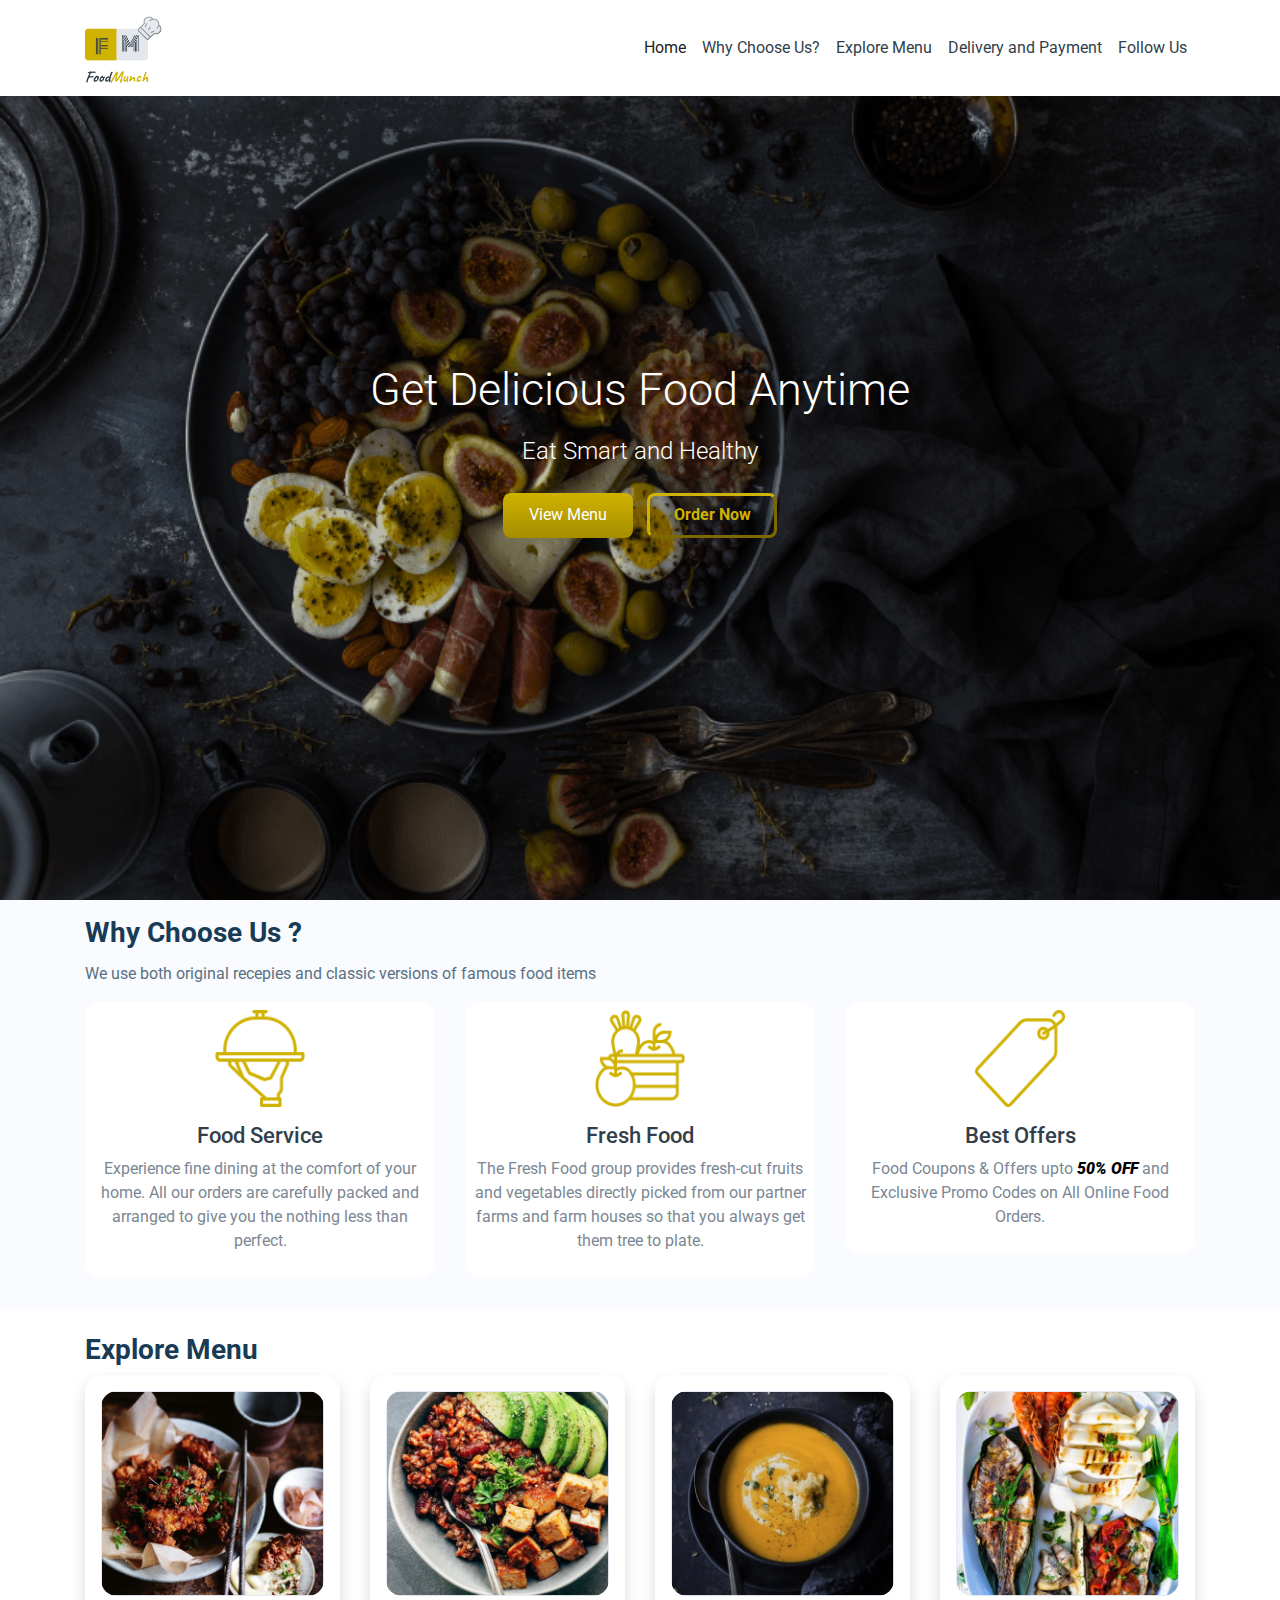
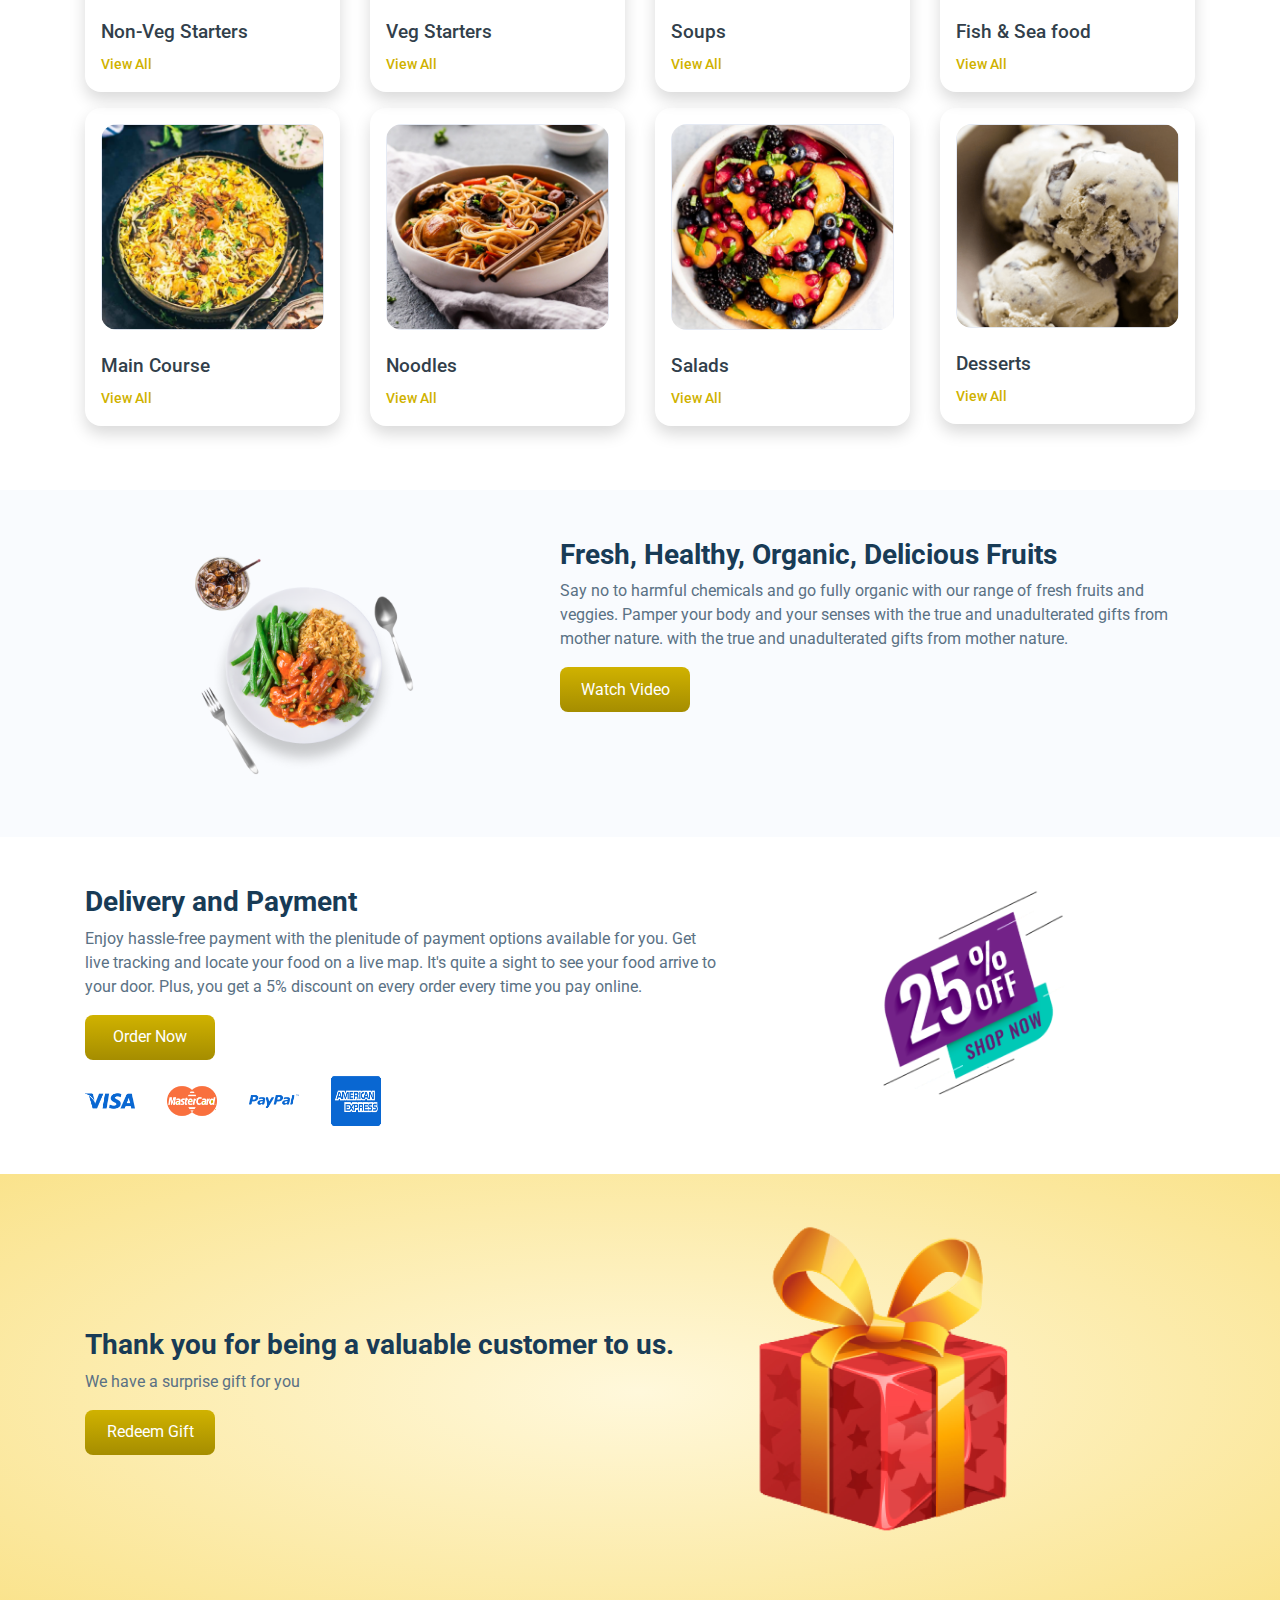
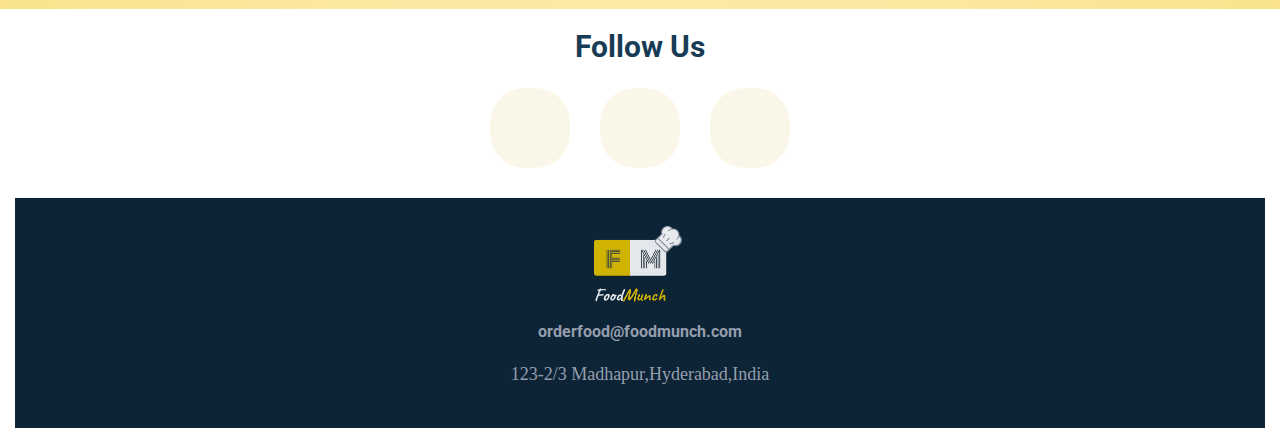
<file: index.html>
<!DOCTYPE html>
<html>

<head>
    <link rel="stylesheet" href="Foodmunch.css">
    <link rel="stylesheet" href="https://stackpath.bootstrapcdn.com/bootstrap/4.5.2/css/bootstrap.min.css" integrity="sha384-JcKb8q3iqJ61gNV9KGb8thSsNjpSL0n8PARn9HuZOnIxN0hoP+VmmDGMN5t9UJ0Z" crossorigin="anonymous" />
    <script src="https://code.jquery.com/jquery-3.5.1.slim.min.js" integrity="sha384-DfXdz2htPH0lsSSs5nCTpuj/zy4C+OGpamoFVy38MVBnE+IbbVYUew+OrCXaRkfj" crossorigin="anonymous"></script>
    <script src="https://cdn.jsdelivr.net/npm/popper.js@1.16.1/dist/umd/popper.min.js" integrity="sha384-9/reFTGAW83EW2RDu2S0VKaIzap3H66lZH81PoYlFhbGU+6BZp6G7niu735Sk7lN" crossorigin="anonymous"></script>
    <script src="https://stackpath.bootstrapcdn.com/bootstrap/4.5.2/js/bootstrap.min.js" integrity="sha384-B4gt1jrGC7Jh4AgTPSdUtOBvfO8shuf57BaghqFfPlYxofvL8/KUEfYiJOMMV+rV" crossorigin="anonymous"></script>
    <link rel="stylesheet" href="https://cdnjs.cloudflare.com/ajax/libs/font-awesome/6.6.0/css/all.min.css" integrity="sha512-Kc323vGBEqzTmouAECnVceyQqyqdsSiqLQISBL29aUW4U/M7pSPA/gEUZQqv1cwx4OnYxTxve5UMg5GT6L4JJg==" crossorigin="anonymous" referrerpolicy="no-referrer" />
</head>

<body>
    <nav class="navbar navbar-expand-lg navbar-light bg-white fixed-top">
        <div class="container">
            <a class="navbar-brand" href="#">
                <img src="food-munch-img.png" class="logo" />
            </a>
            <button class="navbar-toggler" type="button" data-toggle="collapse" data-target="#navbarNavAltMarkup" aria-controls="navbarNavAltMarkup" aria-expanded="false" aria-label="Toggle navigation">
                <span class="navbar-toggler-icon"></span>
            </button>
            <div class="collapse navbar-collapse" id="navbarNavAltMarkup">
                <div class="navbar-nav ml-auto">
                    <a class="nav-link active" id="#navitem1" href="#">Home <span class="sr-only">(current)</span></a>
                    <a class="nav-link" id="navitem2" href="#wcuSection">Why Choose Us?</a>
                    <a class="nav-link" id="navitem2" href="#menuSection">Explore Menu</a>
                    <a class="nav-link" id="navitem3" href="#deliveryPayment">Delivery and Payment</a>
                    <a class="nav-link" id="navitem4" href="#footerSection">Follow Us</a>

                </div>
            </div>
        </div>
    </nav>
    <div class="banner-section-bg-container  d-flex flex-column justify-content-center">
        <div class="banner-section-content text-center">
            <h1 class="banner-section-heading mb-3">Get Delicious Food Anytime</h1>
            <p class="banner-section-para mb-4">Eat Smart and Healthy</p>
            <button class="custom-button">View Menu</button>
            <button class="custom-outline-button">Order Now</button>
        </div>
    </div>
    <div class="wcu-section pt-2 pb-2" id="wcuSection">
        <div class="container">
            <div class="row">
                <div class="col-12">
                    <h1 class="wcu-heading pt-2 pb-1">Why Choose Us ?</h1>
                    <p class="wcu-para">We use both original recepies and classic versions of famous
                                          food items</p>
                </div>
                <div class="col-12 col-md-4">
                    <div class="wcu-card1 text-center p-2 mb-4">
                        <img src="food-serve.png" class="card1-img"/>
                        <h1 class="card1-title mt-3">Food Service</h1>
                        <p class="card1-desc">Experience fine dining at the comfort of your home. All our orders are carefully packed and arranged to give you the nothing less than perfect.</p>
                    </div>
                </div>
                <div class="col-12 col-md-4">
                    <div class="wcu-card1 text-center p-2 mb-4">
                        <img src="fruits-img.png" class="card1-img"/>
                        <h1 class="card1-title mt-3">Fresh Food</h1>
                        <p class="card1-desc"> The Fresh Food group provides fresh-cut fruits and vegetables
                directly picked from our partner farms and farm houses so that
                you always get them tree to plate.</p>
                    </div>
                </div>
                <div class="col-12 col-md-4">
                    <div class="wcu-card1 text-center p-2 mb-4">
                        <img src="offers-img.png" class="card1-img"/>
                        <h1 class="card1-title mt-3">Best Offers</h1>
                        <p class="card1-desc">Food Coupons & Offers upto <span class="offers">50% OFF</span> and Exclusive Promo Codes on All Online Food Orders.</p>
                    </div>
                </div>
            </div>
        </div>
    </div>
    <div class="menu-section pt-4 pb-5" id="menuSection">
        <div class="container">
            <div class="row">
                <div class="col-12">
                    <h1 class="menu-section-heading">Explore Menu</h1>
                </div>
                <div class="col-12 col-md-6 col-lg-3">
                    <div class="shadow menu-item-card p-3 mb-3">
                        <img src="em-ginger-fried-img.png" class="menu-item-img w-100"/>
                        <h1 class="menu-item-heading">Non-Veg Starters</h1>
                        <a href="" class="menu-item-link">View All
                            
                        </a>
                    </div>
                </div>
                <div class="col-12 col-md-6 col-lg-3">
            <div class="shadow menu-item-card p-3 mb-3">
              <img
                src="em-veg-starters-img.png"
                class="menu-item-img w-100"
              />
              <h1 class="menu-item-heading">Veg Starters</h1>
              <a href="" class="menu-item-link">
                View All
                
              </a>
            </div>
          </div>
          <div class="col-12 col-md-6 col-lg-3">
            <div class="menu-item-card shadow p-3 b-3">
              <img
                src="em-soup-img.png"
                class="menu-item-img w-100"
              />
              <h1 class="menu-item-heading">Soups</h1>
              <a href="" class="menu-item-link">
                View All
                
              </a>
            </div>
          </div>
          <div class="col-12 col-md-6 col-lg-3">
            <div class="menu-item-card shadow p-3 mb-3">
              <img
                src="em-grilled-seafood-img.png"
                class="menu-item-img w-100"
              />
              <h1 class="menu-item-heading">Fish & Sea food</h1>
              <a href="" class="menu-item-link">
                View All
                
              </a>
            </div>
          </div>
          <div class="col-12 col-md-6 col-lg-3">
            <div class="menu-item-card shadow p-3 mb-3">
              <img
                src="em-hyderabadi-biryani-img.png"
                class="menu-item-img w-100"
              />
              <h1 class="menu-item-heading">Main Course</h1>
              <a href="" class="menu-item-link">
                View All
                
              </a>
            </div>
          </div>
          <div class="col-12 col-md-6 col-lg-3">
            <div class="menu-item-card shadow p-3 mb-3">
              <img
                src="em-mushroom-noodles-img.png"
                class="menu-item-img w-100"
              />
              <h1 class="menu-item-heading">Noodles</h1>
              <a href="" class="menu-item-link">
                View All
                
              </a>
            </div>
          </div>
          <div class="col-12 col-md-6 col-lg-3">
            <div class="menu-item-card shadow p-3 mb-3">
              <img
                src="em-gluten-img.png"
                class="menu-item-img w-100"
              />
              <h1 class="menu-item-heading">Salads</h1>
              <a href="" class="menu-item-link">
                View All
                
              </a>
            </div>
          </div>
          <div class="col-12 col-md-6 col-lg-3">
            <div class="menu-item-card shadow p-3 mb-3">
              <img
                src="em-coffee-bourbon-img.png"
                class="menu-item-img w-100"
              />
              <h1 class="menu-item-heading">Desserts</h1>
              <a href="" class="menu-item-link">
                View All
                
              </a>
            </div>
          </div>
        
            </div>
        </div>
    </div>
    <div class="healthy-food-section pt-5 pb-5" id="healthyFoodSection">
        <div class="container">
          <div class="row">
            <div class="col-12 col-md-5">
              <div class="text-center">
                <img
                  src="healthy-food-plate-img.png"
                  class="healthy-food-section-img"
                />
              </div>
            </div>
            <div class="col-12 col-md-7">
              <h1 class="healthy-food-section-heading">
                Fresh, Healthy, Organic, Delicious Fruits
              </h1>
              <p class="healthy-food-section-description">
                Say no to harmful chemicals and go fully organic with our range of
                fresh fruits and veggies. Pamper your body and your senses with
                the true and unadulterated gifts from mother nature. with the true
                and unadulterated gifts from mother nature.
              </p>
              <button class="custom-button">Watch Video</button>
            </div>
          </div>
        </div>
      </div>
      <div class="delivery-and-payment-section pt-5 pb-5" id="deliveryPayment">
        <div class="container">
          <div class="row">
            <div class="col-12 col-md-5 order-md-2">
              <div class="text-center">
                <img
                  src="delivery-payment-section-img.png"
                  alt=""
                  class="delivery-and-payment-section-img"
                />
              </div>
            </div>
            <div class="col-12 col-md-7 order-md-1">
              <h1 class="delivery-and-payment-section-heading">
                Delivery and Payment
              </h1>
              <p class="delivery-and-payment-section-description">
                Enjoy hassle-free payment with the plenitude of payment options
                available for you. Get live tracking and locate your food on a
                live map. It's quite a sight to see your food arrive to your door.
                Plus, you get a 5% discount on every order every time you pay
                online.
              </p>
              <button class="custom-button">Order Now</button>
              <div class="mt-3">
                <img
                  src="visa-card-img.png"
                  class="payment-card-img"
                />
                <img
                  src="master-card-img.png"
                  class="payment-card-img"
                />
                <img
                  src="paypal-card-img.png"
                  class="payment-card-img"
                />
                <img
                  src="american-express-img.png"
                  class="payment-card-img"
                />
              </div>
            </div>
          </div>
        </div>
      </div>
      <div class="thanking-customers-section pt-5 pb-5">
        <div class="container">
          <div class="row">
            <div class="col-12 col-md-7 d-flex flex-column justify-content-center">
              <h1 class="thanking-customers-section-heading">
                Thank you for being a valuable customer to us.
              </h1>
              <p class="thanking-customers-section-description">
                We have a surprise gift for you
              </p>
              <img
                src="thanking-customers-section-img.png"
                class="thanking-customers-section-img d-md-none"
              />
              <div>
                
                <!-- Button trigger modal -->
                <button type="button" class="custom-button" data-toggle="modal" data-target="#exampleModal">
                  Redeem Gift
                </button>

                <!-- Modal -->
                <div class="modal fade" id="exampleModal" tabindex="-1" aria-labelledby="exampleModalLabel" aria-hidden="true">
                  <div class="modal-dialog mt-5">
                    <div class="modal-content">
                      <div class="modal-header">
                        <h5 class="modal-title thanking-customers-section-model-title" id="exampleModalLabel">Gift Voucher</h5>
                        <button type="button" class="close" data-dismiss="modal" aria-label="Close">
                          <span aria-hidden="true">&times;</span>
                        </button>
                      </div>
                      <div class="modal-body">
                        <img src="gift-voucher-img.png" class="w-100"/>
                      </div>
                      <div class="modal-footer">
                        <button type="button" class="btn btn-secondary" data-dismiss="modal">Close</button>
                        
                      </div>
                    </div>
                  </div>
                </div>
              </div>
            </div>
            <div class="col-12 col-md-5 d-none d-md-block">
              <img src="thanking-customers-section-img.png"
              class="thanking-customers-section-img"/>
            </div>
          </div>
        </div>
      </div>
      <div class="follow-us-section" id="footerSection">
        <div>
           <h1 class="section-heading d-flex flex-row  justify-content-center">Follow Us</h1>
        </div>
        <div class="container">
            <div class="row">
                <div class="col-12 d-flex flex-row justify-content-center">
                    <div class="follow-us-icon-container">
                      <i class="fa-brands fa-twitter icon"></i>
                    </div>
                    <div class="follow-us-icon-container">
                      <i class="fa-brands fa-instagram icon"></i>
                    </div>
                    <div class="follow-us-icon-container">
                      <i class="fa-brands fa-linkedin icon"></i>
                    </div>
                    
                </div>
            </div>
        </div>
        
    </div>
    <div class="footer-section pt-4 pb-4">
        <div class="container">
            <div class="row">
                <div class="col-12 text-center">
                    <img src="food-munch-logo-light.png" class="footer-logo"/>
                    <h1 class="footer-heading">orderfood@foodmunch.com</h1>
                    <p class="footer-para">123-2/3 Madhapur,Hyderabad,India</p>
                </div>
            </div>
        </div>
    </div>
  



</body>

</html>
</file>
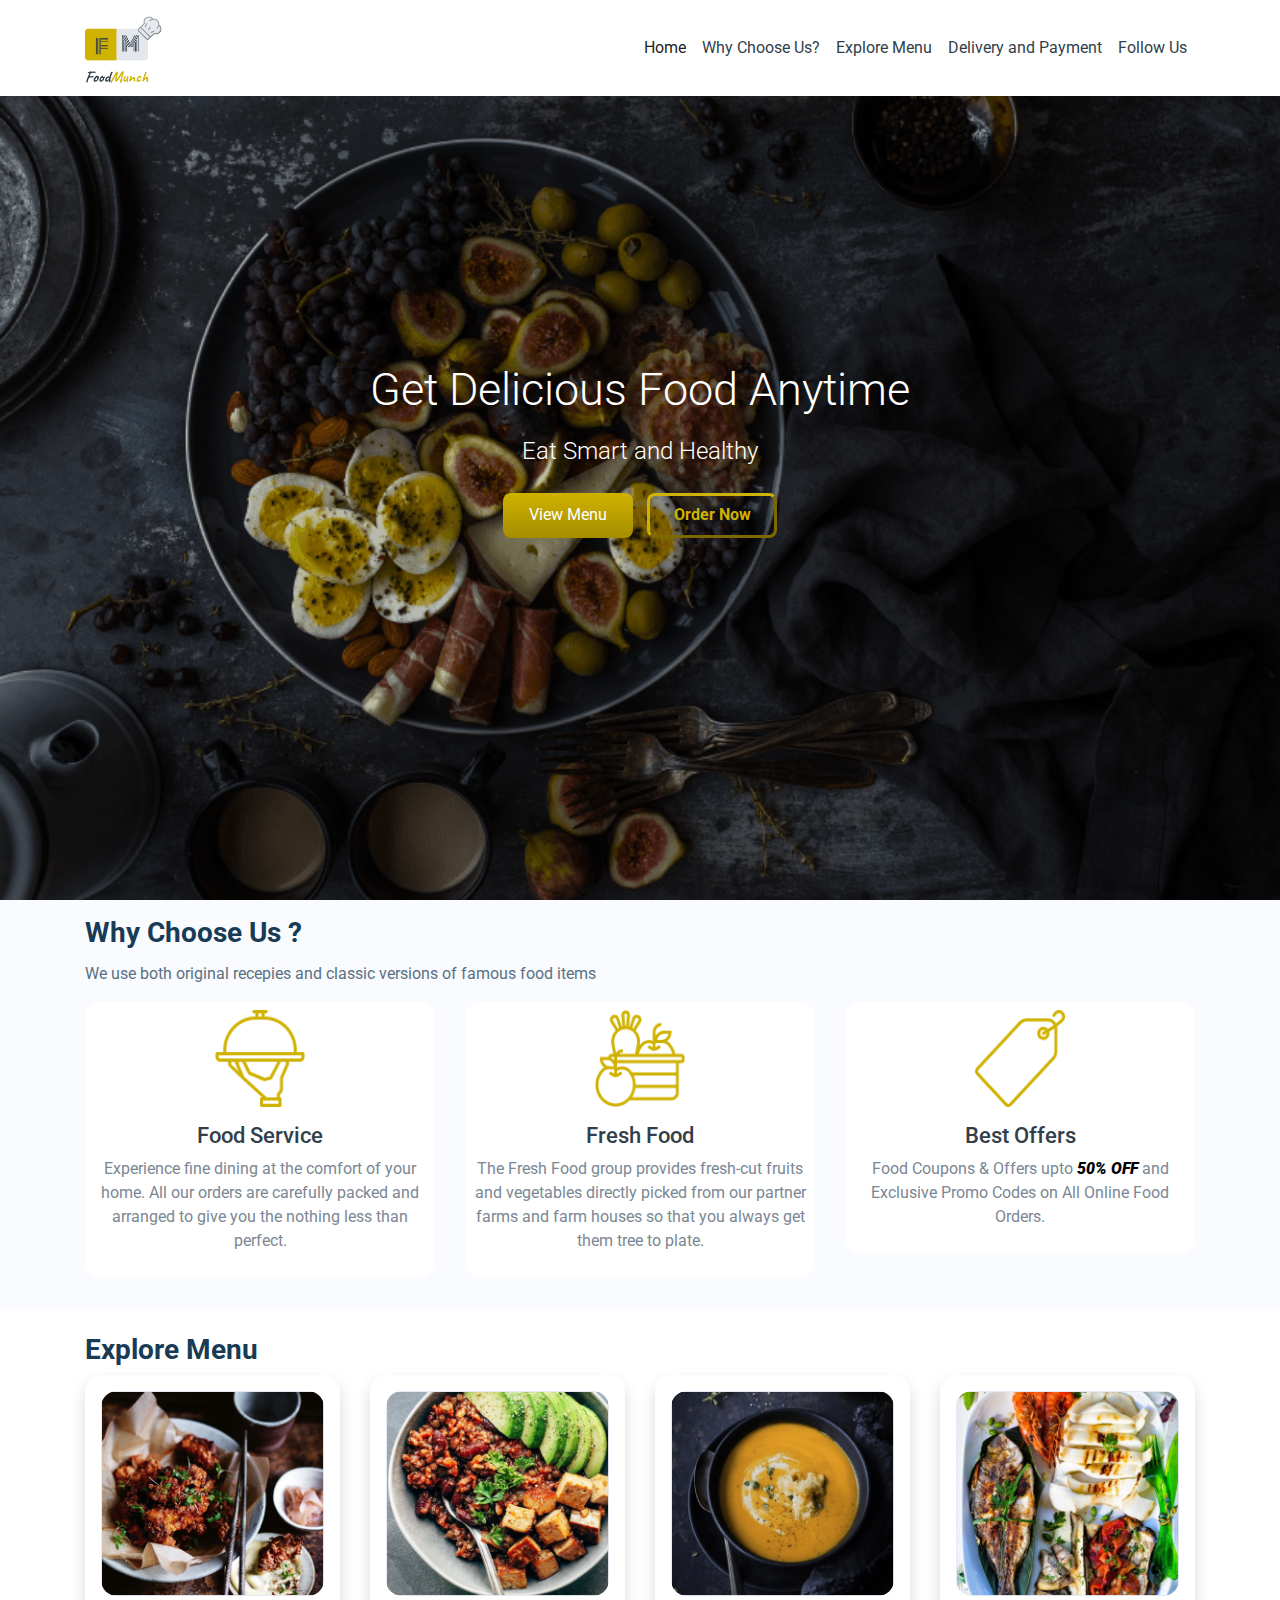
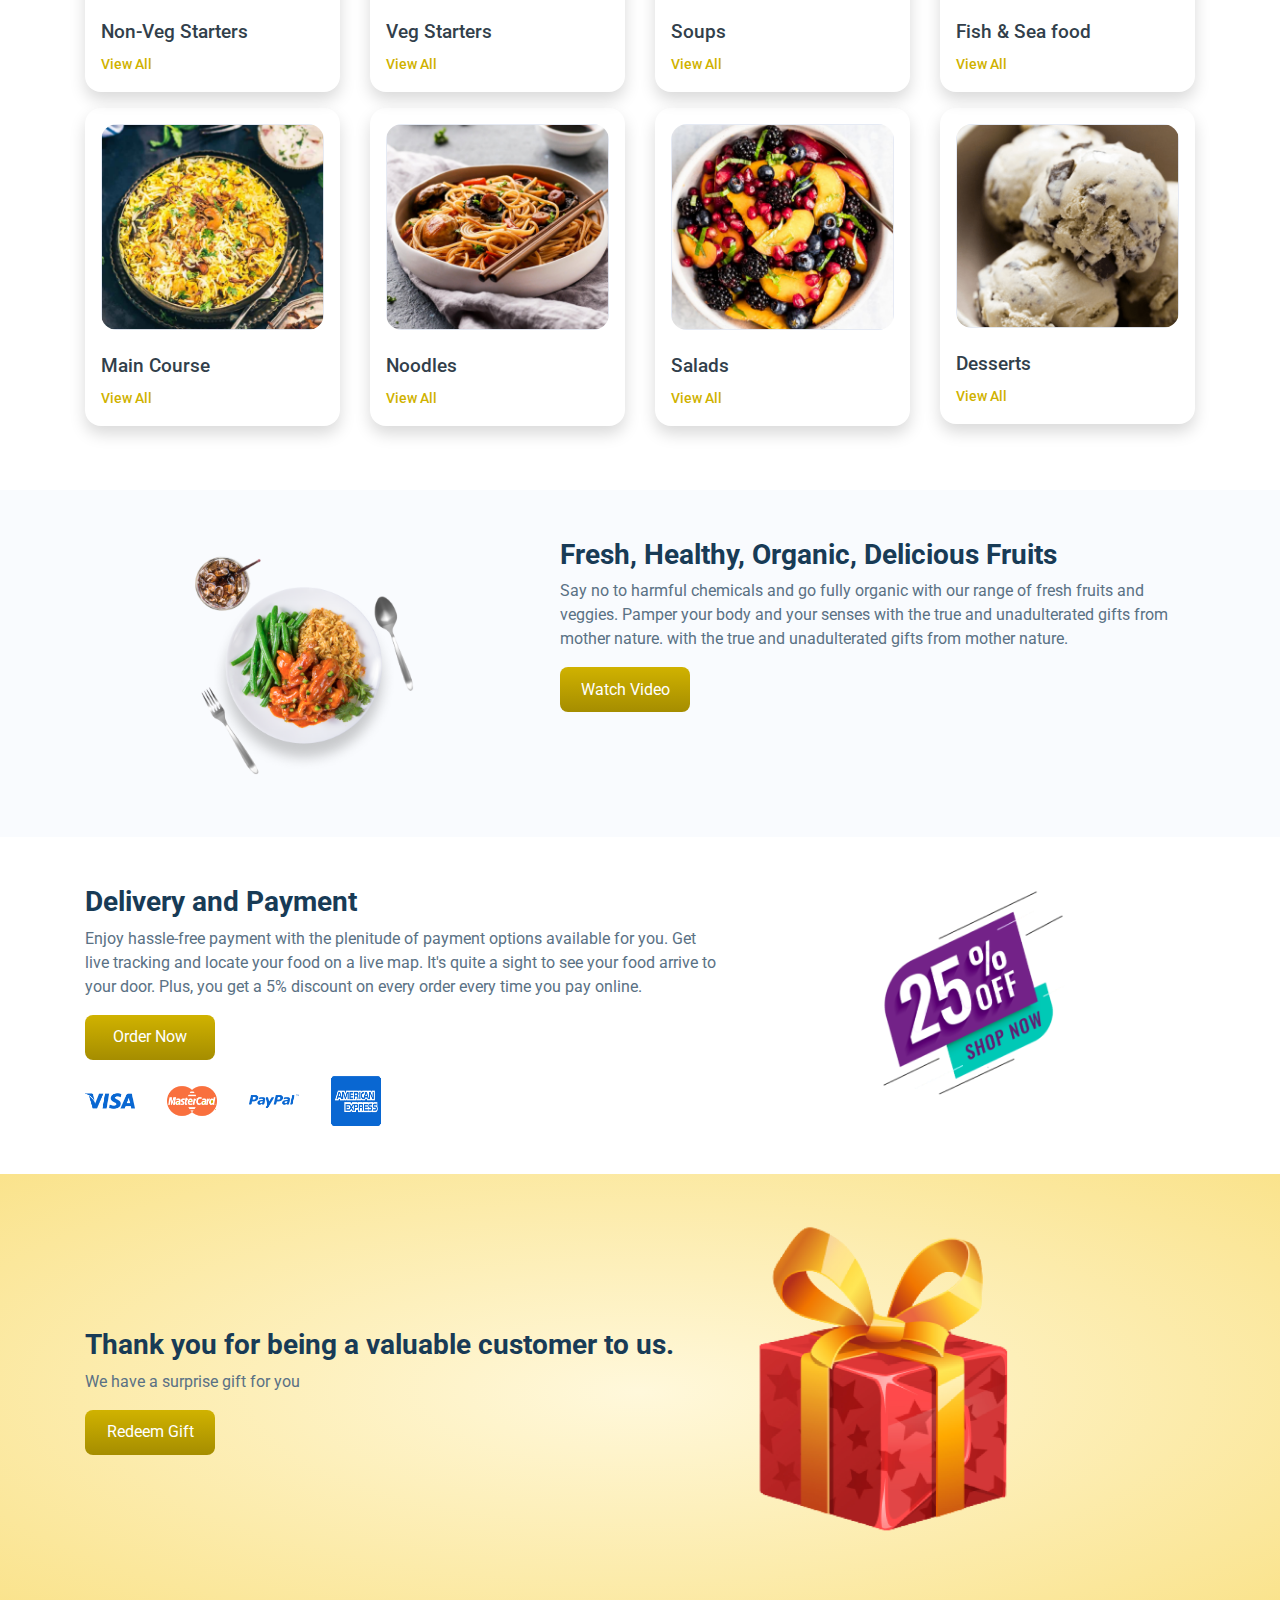
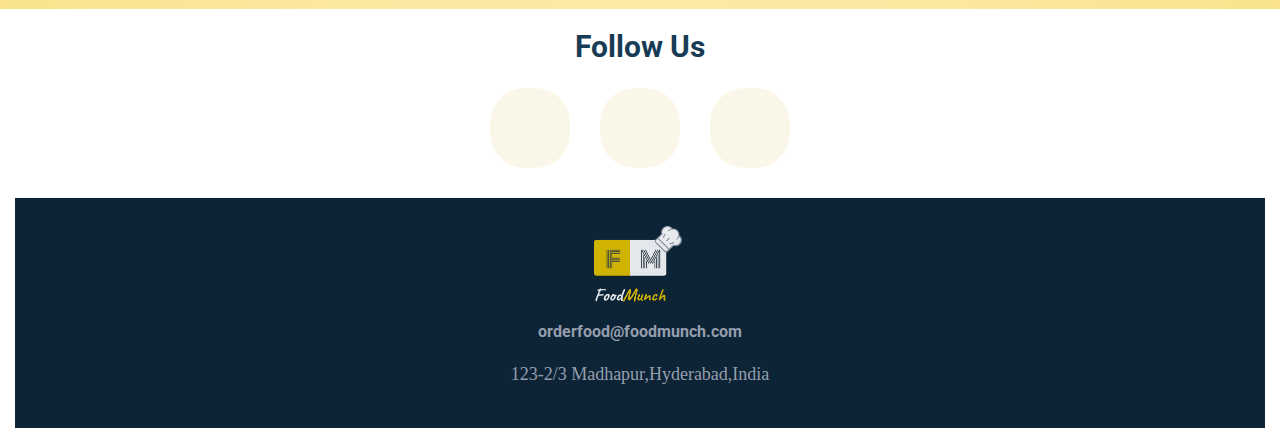
<file: Foodmunch.html>
<!DOCTYPE html>
<html>

<head>
    <link rel="stylesheet" href="Foodmunch.css">
    <link rel="stylesheet" href="https://stackpath.bootstrapcdn.com/bootstrap/4.5.2/css/bootstrap.min.css" integrity="sha384-JcKb8q3iqJ61gNV9KGb8thSsNjpSL0n8PARn9HuZOnIxN0hoP+VmmDGMN5t9UJ0Z" crossorigin="anonymous" />
    <script src="https://code.jquery.com/jquery-3.5.1.slim.min.js" integrity="sha384-DfXdz2htPH0lsSSs5nCTpuj/zy4C+OGpamoFVy38MVBnE+IbbVYUew+OrCXaRkfj" crossorigin="anonymous"></script>
    <script src="https://cdn.jsdelivr.net/npm/popper.js@1.16.1/dist/umd/popper.min.js" integrity="sha384-9/reFTGAW83EW2RDu2S0VKaIzap3H66lZH81PoYlFhbGU+6BZp6G7niu735Sk7lN" crossorigin="anonymous"></script>
    <script src="https://stackpath.bootstrapcdn.com/bootstrap/4.5.2/js/bootstrap.min.js" integrity="sha384-B4gt1jrGC7Jh4AgTPSdUtOBvfO8shuf57BaghqFfPlYxofvL8/KUEfYiJOMMV+rV" crossorigin="anonymous"></script>
    <link rel="stylesheet" href="https://cdnjs.cloudflare.com/ajax/libs/font-awesome/6.6.0/css/all.min.css" integrity="sha512-Kc323vGBEqzTmouAECnVceyQqyqdsSiqLQISBL29aUW4U/M7pSPA/gEUZQqv1cwx4OnYxTxve5UMg5GT6L4JJg==" crossorigin="anonymous" referrerpolicy="no-referrer" />
</head>

<body>
    <nav class="navbar navbar-expand-lg navbar-light bg-white fixed-top">
        <div class="container">
            <a class="navbar-brand" href="#">
                <img src="food-munch-img.png" class="logo" />
            </a>
            <button class="navbar-toggler" type="button" data-toggle="collapse" data-target="#navbarNavAltMarkup" aria-controls="navbarNavAltMarkup" aria-expanded="false" aria-label="Toggle navigation">
                <span class="navbar-toggler-icon"></span>
            </button>
            <div class="collapse navbar-collapse" id="navbarNavAltMarkup">
                <div class="navbar-nav ml-auto">
                    <a class="nav-link active" id="#navitem1" href="#">Home <span class="sr-only">(current)</span></a>
                    <a class="nav-link" id="navitem2" href="#wcuSection">Why Choose Us?</a>
                    <a class="nav-link" id="navitem2" href="#menuSection">Explore Menu</a>
                    <a class="nav-link" id="navitem3" href="#deliveryPayment">Delivery and Payment</a>
                    <a class="nav-link" id="navitem4" href="#footerSection">Follow Us</a>

                </div>
            </div>
        </div>
    </nav>
    <div class="banner-section-bg-container  d-flex flex-column justify-content-center">
        <div class="banner-section-content text-center">
            <h1 class="banner-section-heading mb-3">Get Delicious Food Anytime</h1>
            <p class="banner-section-para mb-4">Eat Smart and Healthy</p>
            <button class="custom-button">View Menu</button>
            <button class="custom-outline-button">Order Now</button>
        </div>
    </div>
    <div class="wcu-section pt-2 pb-2" id="wcuSection">
        <div class="container">
            <div class="row">
                <div class="col-12">
                    <h1 class="wcu-heading pt-2 pb-1">Why Choose Us ?</h1>
                    <p class="wcu-para">We use both original recepies and classic versions of famous
                                          food items</p>
                </div>
                <div class="col-12 col-md-4">
                    <div class="wcu-card1 text-center p-2 mb-4">
                        <img src="food-serve.png" class="card1-img"/>
                        <h1 class="card1-title mt-3">Food Service</h1>
                        <p class="card1-desc">Experience fine dining at the comfort of your home. All our orders are carefully packed and arranged to give you the nothing less than perfect.</p>
                    </div>
                </div>
                <div class="col-12 col-md-4">
                    <div class="wcu-card1 text-center p-2 mb-4">
                        <img src="fruits-img.png" class="card1-img"/>
                        <h1 class="card1-title mt-3">Fresh Food</h1>
                        <p class="card1-desc"> The Fresh Food group provides fresh-cut fruits and vegetables
                directly picked from our partner farms and farm houses so that
                you always get them tree to plate.</p>
                    </div>
                </div>
                <div class="col-12 col-md-4">
                    <div class="wcu-card1 text-center p-2 mb-4">
                        <img src="offers-img.png" class="card1-img"/>
                        <h1 class="card1-title mt-3">Best Offers</h1>
                        <p class="card1-desc">Food Coupons & Offers upto <span class="offers">50% OFF</span> and Exclusive Promo Codes on All Online Food Orders.</p>
                    </div>
                </div>
            </div>
        </div>
    </div>
    <div class="menu-section pt-4 pb-5" id="menuSection">
        <div class="container">
            <div class="row">
                <div class="col-12">
                    <h1 class="menu-section-heading">Explore Menu</h1>
                </div>
                <div class="col-12 col-md-6 col-lg-3">
                    <div class="shadow menu-item-card p-3 mb-3">
                        <img src="em-ginger-fried-img.png" class="menu-item-img w-100"/>
                        <h1 class="menu-item-heading">Non-Veg Starters</h1>
                        <a href="" class="menu-item-link">View All
                            
                        </a>
                    </div>
                </div>
                <div class="col-12 col-md-6 col-lg-3">
            <div class="shadow menu-item-card p-3 mb-3">
              <img
                src="em-veg-starters-img.png"
                class="menu-item-img w-100"
              />
              <h1 class="menu-item-heading">Veg Starters</h1>
              <a href="" class="menu-item-link">
                View All
                
              </a>
            </div>
          </div>
          <div class="col-12 col-md-6 col-lg-3">
            <div class="menu-item-card shadow p-3 b-3">
              <img
                src="em-soup-img.png"
                class="menu-item-img w-100"
              />
              <h1 class="menu-item-heading">Soups</h1>
              <a href="" class="menu-item-link">
                View All
                
              </a>
            </div>
          </div>
          <div class="col-12 col-md-6 col-lg-3">
            <div class="menu-item-card shadow p-3 mb-3">
              <img
                src="em-grilled-seafood-img.png"
                class="menu-item-img w-100"
              />
              <h1 class="menu-item-heading">Fish & Sea food</h1>
              <a href="" class="menu-item-link">
                View All
                
              </a>
            </div>
          </div>
          <div class="col-12 col-md-6 col-lg-3">
            <div class="menu-item-card shadow p-3 mb-3">
              <img
                src="em-hyderabadi-biryani-img.png"
                class="menu-item-img w-100"
              />
              <h1 class="menu-item-heading">Main Course</h1>
              <a href="" class="menu-item-link">
                View All
                
              </a>
            </div>
          </div>
          <div class="col-12 col-md-6 col-lg-3">
            <div class="menu-item-card shadow p-3 mb-3">
              <img
                src="em-mushroom-noodles-img.png"
                class="menu-item-img w-100"
              />
              <h1 class="menu-item-heading">Noodles</h1>
              <a href="" class="menu-item-link">
                View All
                
              </a>
            </div>
          </div>
          <div class="col-12 col-md-6 col-lg-3">
            <div class="menu-item-card shadow p-3 mb-3">
              <img
                src="em-gluten-img.png"
                class="menu-item-img w-100"
              />
              <h1 class="menu-item-heading">Salads</h1>
              <a href="" class="menu-item-link">
                View All
                
              </a>
            </div>
          </div>
          <div class="col-12 col-md-6 col-lg-3">
            <div class="menu-item-card shadow p-3 mb-3">
              <img
                src="em-coffee-bourbon-img.png"
                class="menu-item-img w-100"
              />
              <h1 class="menu-item-heading">Desserts</h1>
              <a href="" class="menu-item-link">
                View All
                
              </a>
            </div>
          </div>
        
            </div>
        </div>
    </div>
    <div class="healthy-food-section pt-5 pb-5" id="healthyFoodSection">
        <div class="container">
          <div class="row">
            <div class="col-12 col-md-5">
              <div class="text-center">
                <img
                  src="healthy-food-plate-img.png"
                  class="healthy-food-section-img"
                />
              </div>
            </div>
            <div class="col-12 col-md-7">
              <h1 class="healthy-food-section-heading">
                Fresh, Healthy, Organic, Delicious Fruits
              </h1>
              <p class="healthy-food-section-description">
                Say no to harmful chemicals and go fully organic with our range of
                fresh fruits and veggies. Pamper your body and your senses with
                the true and unadulterated gifts from mother nature. with the true
                and unadulterated gifts from mother nature.
              </p>
              <button class="custom-button">Watch Video</button>
            </div>
          </div>
        </div>
      </div>
      <div class="delivery-and-payment-section pt-5 pb-5" id="deliveryPayment">
        <div class="container">
          <div class="row">
            <div class="col-12 col-md-5 order-md-2">
              <div class="text-center">
                <img
                  src="delivery-payment-section-img.png"
                  alt=""
                  class="delivery-and-payment-section-img"
                />
              </div>
            </div>
            <div class="col-12 col-md-7 order-md-1">
              <h1 class="delivery-and-payment-section-heading">
                Delivery and Payment
              </h1>
              <p class="delivery-and-payment-section-description">
                Enjoy hassle-free payment with the plenitude of payment options
                available for you. Get live tracking and locate your food on a
                live map. It's quite a sight to see your food arrive to your door.
                Plus, you get a 5% discount on every order every time you pay
                online.
              </p>
              <button class="custom-button">Order Now</button>
              <div class="mt-3">
                <img
                  src="visa-card-img.png"
                  class="payment-card-img"
                />
                <img
                  src="master-card-img.png"
                  class="payment-card-img"
                />
                <img
                  src="paypal-card-img.png"
                  class="payment-card-img"
                />
                <img
                  src="american-express-img.png"
                  class="payment-card-img"
                />
              </div>
            </div>
          </div>
        </div>
      </div>
      <div class="thanking-customers-section pt-5 pb-5">
        <div class="container">
          <div class="row">
            <div class="col-12 col-md-7 d-flex flex-column justify-content-center">
              <h1 class="thanking-customers-section-heading">
                Thank you for being a valuable customer to us.
              </h1>
              <p class="thanking-customers-section-description">
                We have a surprise gift for you
              </p>
              <img
                src="thanking-customers-section-img.png"
                class="thanking-customers-section-img d-md-none"
              />
              <div>
                
                <!-- Button trigger modal -->
                <button type="button" class="custom-button" data-toggle="modal" data-target="#exampleModal">
                  Redeem Gift
                </button>

                <!-- Modal -->
                <div class="modal fade" id="exampleModal" tabindex="-1" aria-labelledby="exampleModalLabel" aria-hidden="true">
                  <div class="modal-dialog mt-5">
                    <div class="modal-content">
                      <div class="modal-header">
                        <h5 class="modal-title thanking-customers-section-model-title" id="exampleModalLabel">Gift Voucher</h5>
                        <button type="button" class="close" data-dismiss="modal" aria-label="Close">
                          <span aria-hidden="true">&times;</span>
                        </button>
                      </div>
                      <div class="modal-body">
                        <img src="gift-voucher-img.png" class="w-100"/>
                      </div>
                      <div class="modal-footer">
                        <button type="button" class="btn btn-secondary" data-dismiss="modal">Close</button>
                        
                      </div>
                    </div>
                  </div>
                </div>
              </div>
            </div>
            <div class="col-12 col-md-5 d-none d-md-block">
              <img src="thanking-customers-section-img.png"
              class="thanking-customers-section-img"/>
            </div>
          </div>
        </div>
      </div>
      <div class="follow-us-section" id="footerSection">
        <div>
           <h1 class="section-heading d-flex flex-row  justify-content-center">Follow Us</h1>
        </div>
        <div class="container">
            <div class="row">
                <div class="col-12 d-flex flex-row justify-content-center">
                    <div class="follow-us-icon-container">
                      <i class="fa-brands fa-twitter icon"></i>
                    </div>
                    <div class="follow-us-icon-container">
                      <i class="fa-brands fa-instagram icon"></i>
                    </div>
                    <div class="follow-us-icon-container">
                      <i class="fa-brands fa-linkedin icon"></i>
                    </div>
                    
                </div>
            </div>
        </div>
        
    </div>
    <div class="footer-section pt-4 pb-4">
        <div class="container">
            <div class="row">
                <div class="col-12 text-center">
                    <img src="food-munch-logo-light.png" class="footer-logo"/>
                    <h1 class="footer-heading">orderfood@foodmunch.com</h1>
                    <p class="footer-para">123-2/3 Madhapur,Hyderabad,India</p>
                </div>
            </div>
        </div>
    </div>
  



</body>

</html>
</file>
<file: Foodmunch.css>
@import url('https://fonts.googleapis.com/css2?family=Bree+Serif&family=Caveat:wght@400;700&family=Lobster&family=Monoton&family=Open+Sans:ital,wght@0,400;0,700;1,400;1,700&family=Playfair+Display+SC:ital,wght@0,400;0,700;1,700&family=Playfair+Display:ital,wght@0,400;0,700;1,700&family=Roboto:ital,wght@0,400;0,700;1,400;1,700&family=Source+Sans+Pro:ital,wght@0,400;0,700;1,700&family=Work+Sans:ital,wght@0,400;0,700;1,700&display=swap');

.custom-outline-button {
    height: 45px;
    width: 130px;
    background-color: transparent;
    border-width: 3px;
    border-radius: 8px;
    border-color: #d0b200;
    color: #d0b200;
    font-weight: bold;
}

.custom-button {
    height: 45px;
    width: 130px;
    background-color: #d0b200;
    border-width: 0px;
    border-radius: 8px;
    margin-right: 10px;
}

.banner-section-bg-container {
    height: 100vh;
    background-image: url("foodmunch-banner-bg.png");
    background-size: cover;

}

.banner-section-heading {
    color: white;
    font-size: 45px;
    font-family: "Roboto";
    font-weight: 300;

}

.banner-section-para {
    color: white;
    font-size: 24px;
    font-family: "Roboto";
    font-weight: 300;
}

#navitem1 {
    font-family: "Roboto";
    color: #323f4b;
}

#navitem2 {
    font-family: "Roboto";
    color: #323f4b;
}

#navitem3 {
    font-family: "Roboto";
    color: #323f4b;
}

#navitem4 {
    font-family: "Roboto";
    color: #323f4b;
}

.logo {
    height: 70px;
    width: 80px;
}
.offers{
    color: black;
    font-weight: 900;
    font-style: italic;
}
.wcu-card1{
    background-color: white;
    border-width: 1px;
    border-color: #e5eaf4;
    border-radius: 16px;
}
.card1-img{
    height: 97px;
    width: 90px;
}
.card1-title{
    font-family: "Roboto";
    font-weight: 500;
    font-size: 22px;
    color:#323f4b;
}
.card1-desc{
    color: #7b8794;
    font-family: "Roboto";
    font-size: 16px;
}
.wcu-section{
    background-color: #f9fbfe;
}
.wcu-heading{
    font-family: "Roboto";
    font-size: 28px;
    color: #183b56;
    font-weight: 700;
    
}
.wcu-para{
    font-family: "Roboto";
    font-size: 16px;
    color: #5a7184;
}
.menu-section{
    background-color: white;
}
.menu-section-heading{
    font-family: "Roboto";
    font-size: 28px;
    font-weight: 700;
    color: #183b56;
}
.menu-item-img{
    border-radius: 16px;
}
.menu-item-heading{
    color: #323f4b;
    font-family: "Roboto";
    font-size: 19px;
    font-weight: 500;
    margin-top: 25px;
}
.menu-item-link{
    color: #d0b200;
    font-family: "Roboto";
    font-size: 14px;
    font-weight: 500;
}
.menu-item-card{
    border-radius: 16px;
}
.healthy-food-section {
    background-color: #f9fbfe;
  }
  .healthy-food-section-img {
    width: 270px;
  }
  .healthy-food-section-heading {
    font-family: "Roboto";
    font-weight: 700;
    font-size: 28px;
    color: #183b56;
  }
  .healthy-food-section-description {
    color: #5a7184;
    font-family: "Roboto";
    font-size: 16px;
  }
  .custom-button {
    width: 130px;
    height: 45px;
    color: white;
    background-image: linear-gradient(#d0b200, #a58d00);
    border-width: 0;
    border-radius: 8px;
    margin-right: 10px;
  }
  .delivery-and-payment-section-img {
    width: 270px;
  }
  .delivery-and-payment-section-heading {
    font-family: "Roboto";
    font-weight: 700;
    font-size: 28px;
    color: #183b56;
  }
  .delivery-and-payment-section-description {
    color: #5a7184;
    font-family: "Roboto";
    font-size: 16px;
  }
  .payment-card-img {
    width: 50px;
    height: 50px;
    margin-right: 28px;
  }
  .thanking-customers-section {
    background-image: radial-gradient(#fff8db, #fae38c);
  }
  .thanking-customers-section-heading {
    font-family: "Roboto";
    font-weight: 700;
    font-size: 28px;
    color: #183b56;
  }
  .thanking-customers-section-description {
    color: #5a7184;
    font-family: "Roboto";
    font-size: 16px;
  }
  .thanking-customers-section-img {
    width: 270px;
    margin-bottom: 20px;
  }
  .thanking-customers-section-model-title{
    color: #d0b200;
    font-weight: 800;
  }
  .footer-para{
    color: #959ead;
  font-family: "Sans-Serif";
  font-weight: 500;
  font-size: 18px;
  margin-top: 20px;
}
.footer-heading{
    color: #959ead;
  font-family: "Roboto";
  font-weight: bold;
  font-size: 16px;
  margin-top: 20px;
}
.footer-logo{
    height: 80px;
}
.footer-section{
    background-color: #0d2436;
    margin: 15px;
}

.icon{
    color: #d0b200;
    font-size: 40px;
}
.section-heading{
    font-family: "Roboto";
    font-size: 30px;
    font-weight: 700;
    color: #183b56;
    padding-top: 20px;
}
.follow-us-icon-container{
    height: 80px;
    width: 80px;
    background-color: #faf7e8;
    padding-top: 22px;
    padding-bottom: 16px;
    padding-right: 14px;
    padding-left: 22px;
    margin: 15px;
    border-radius: 35px;
}
</file>
